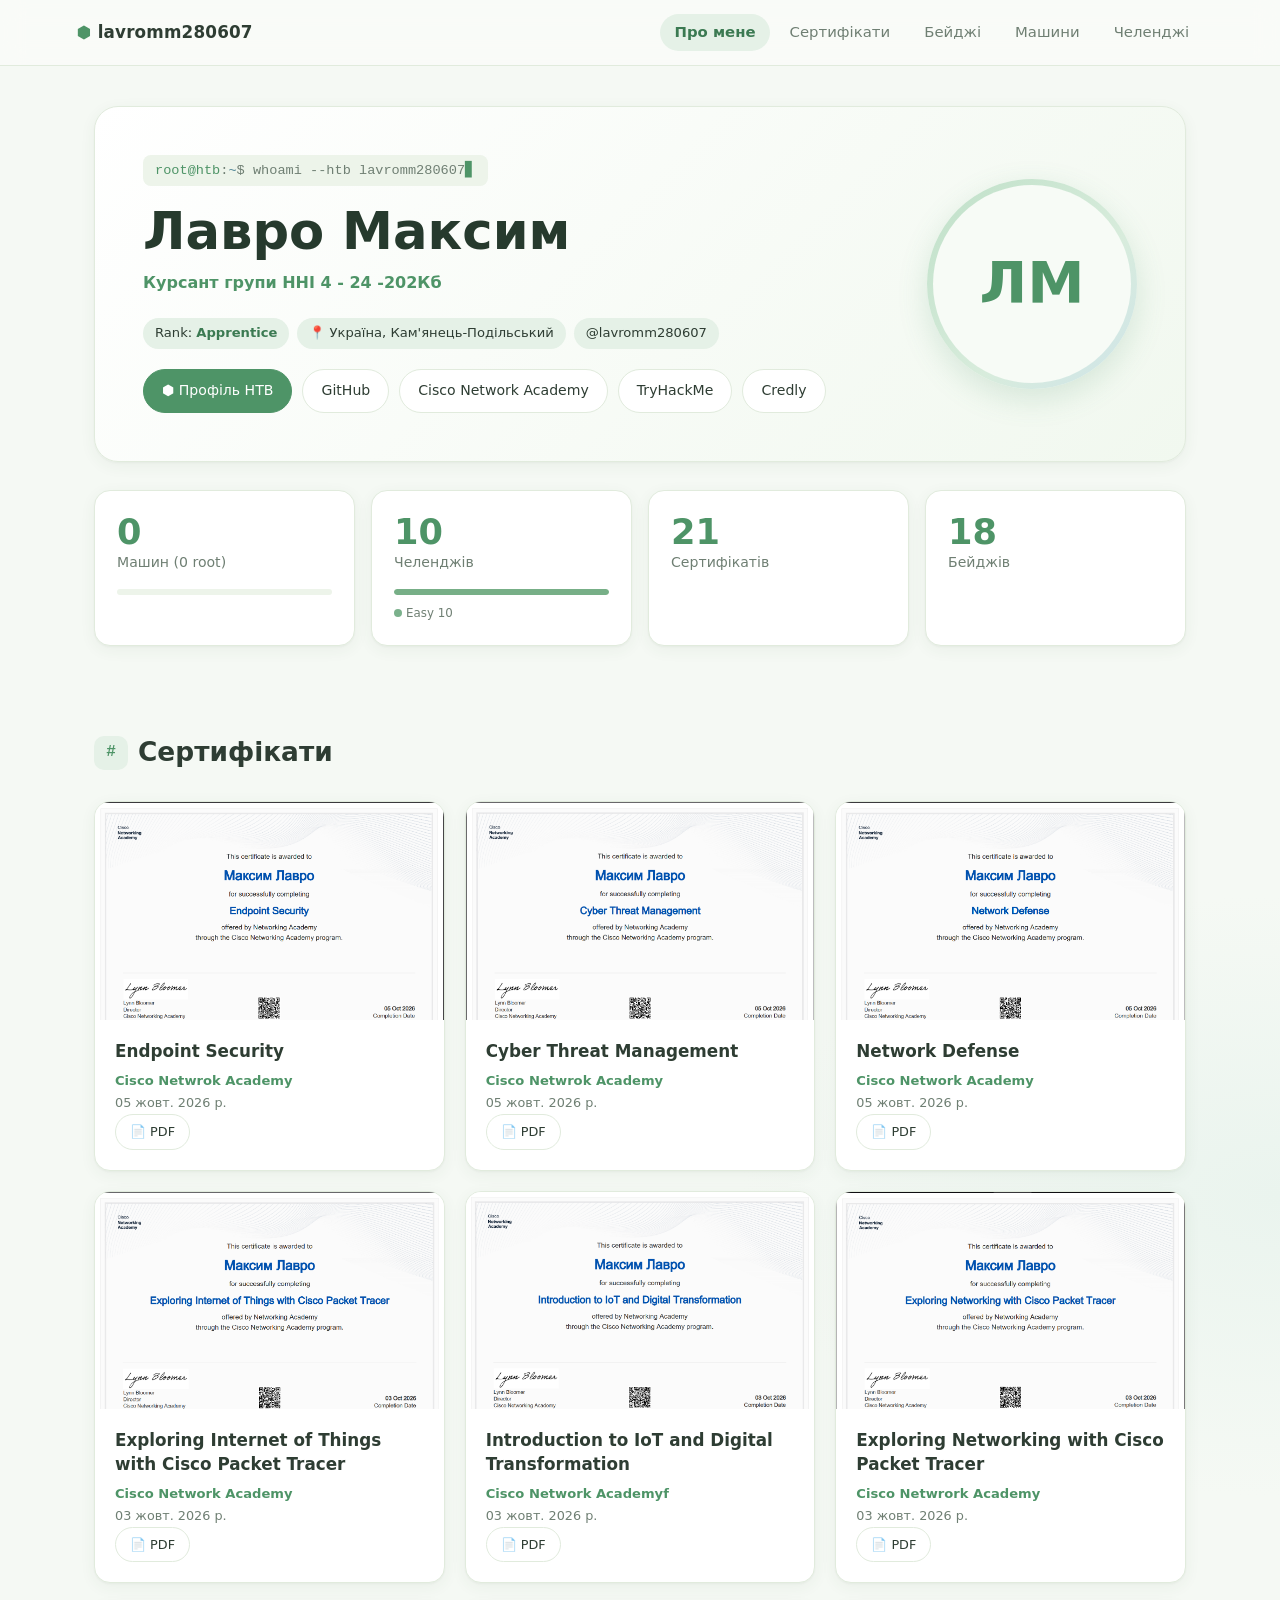
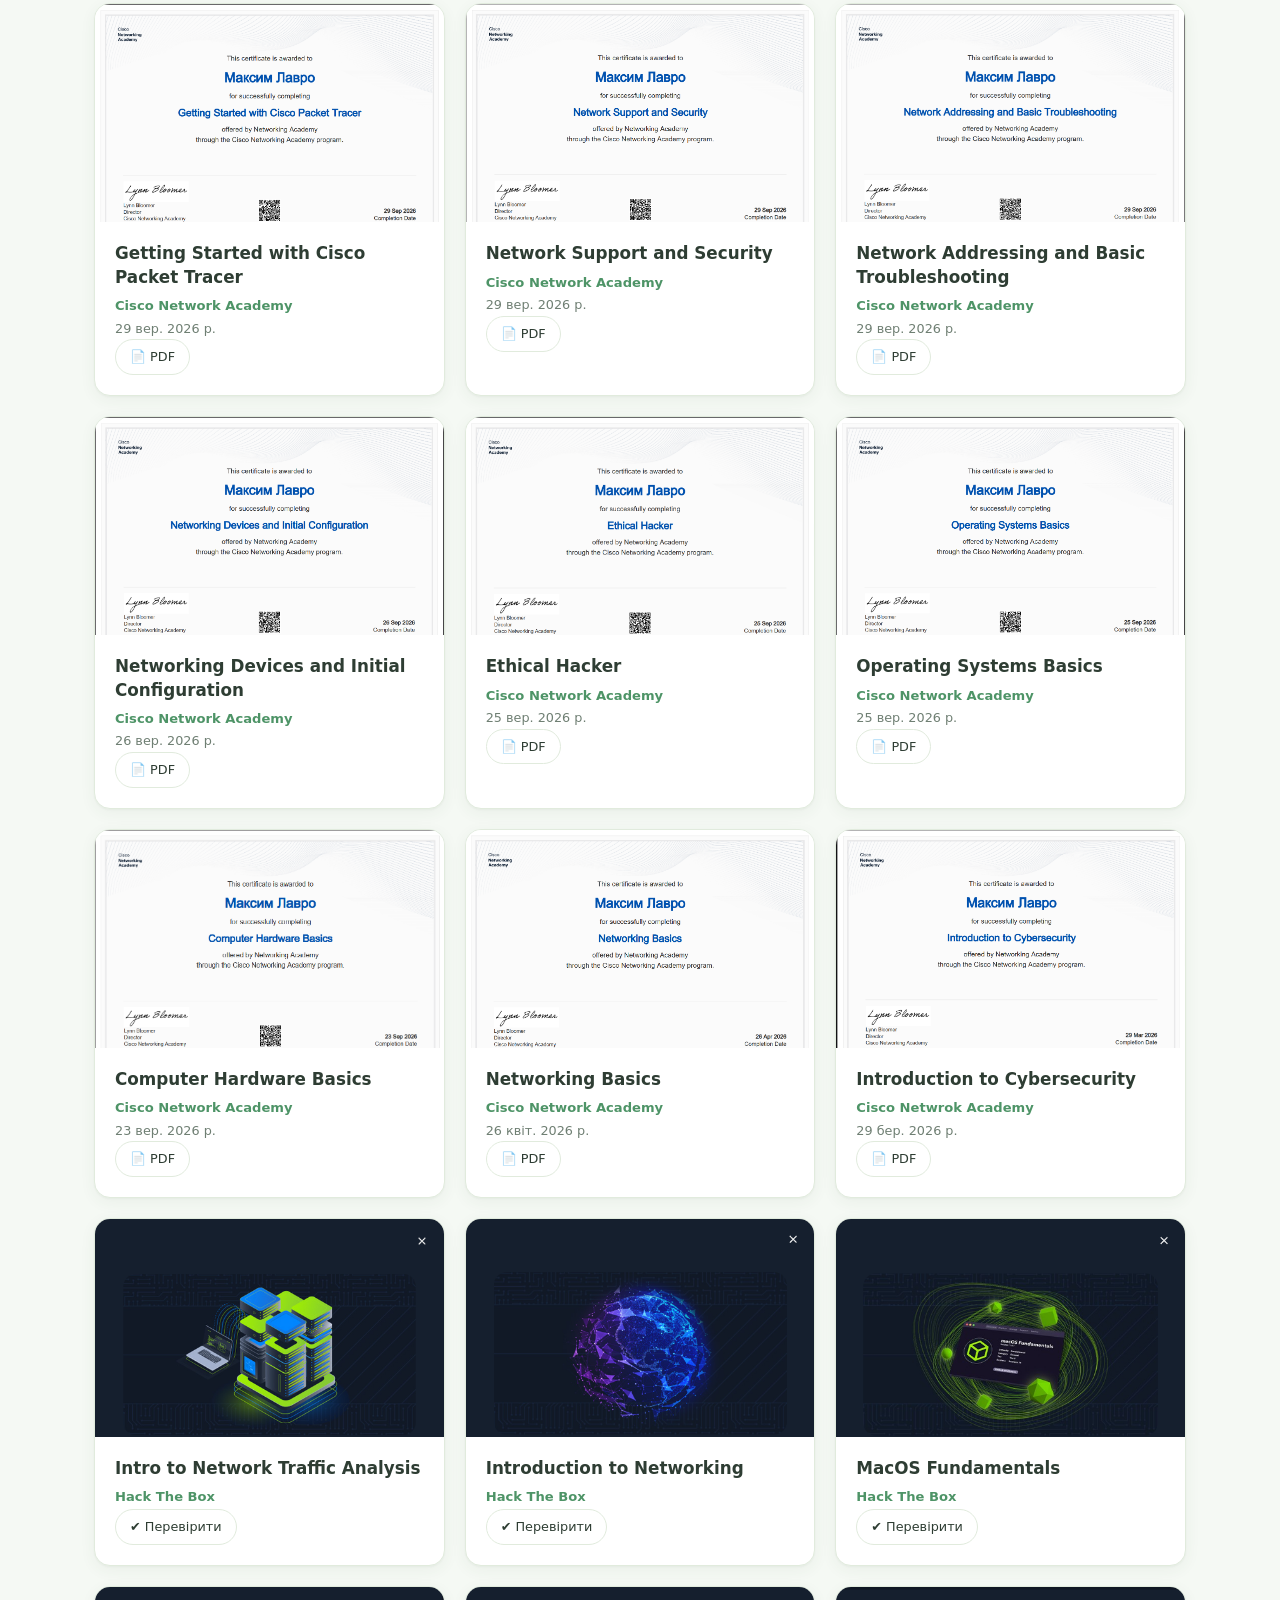
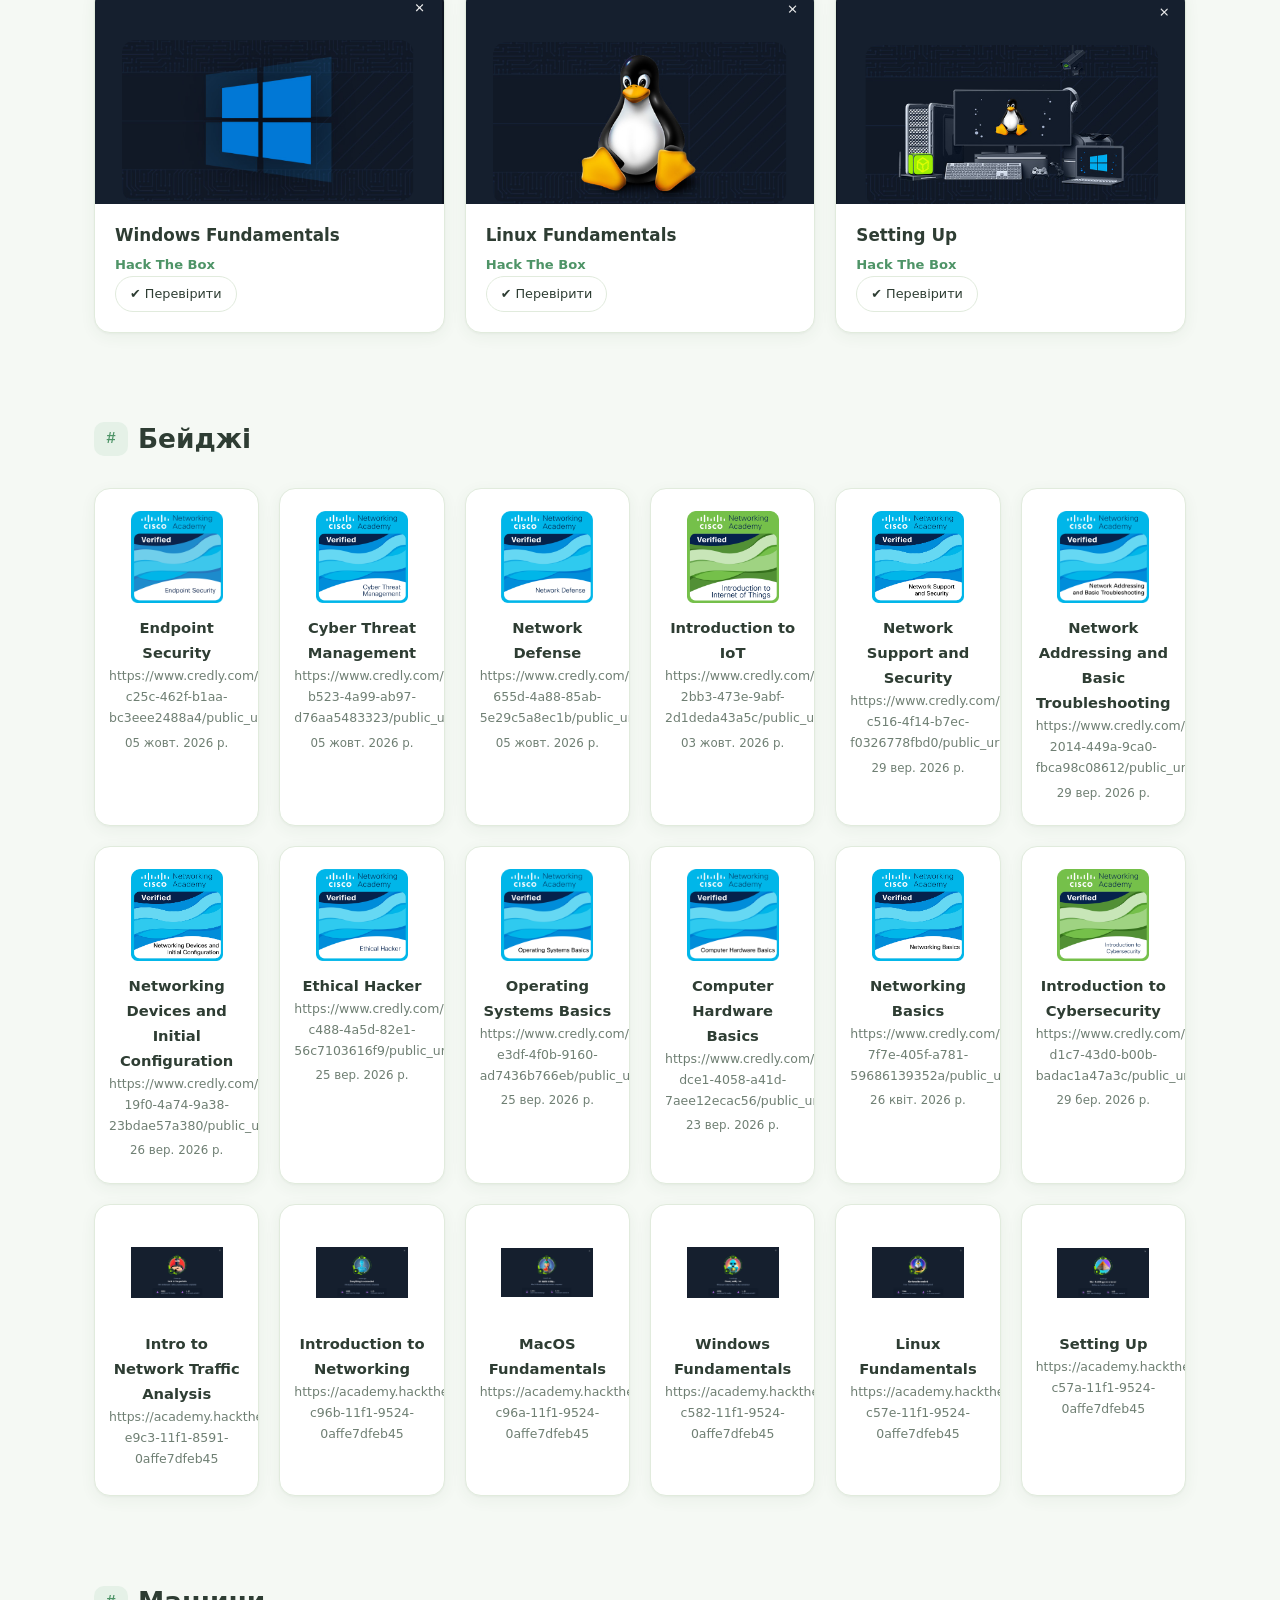
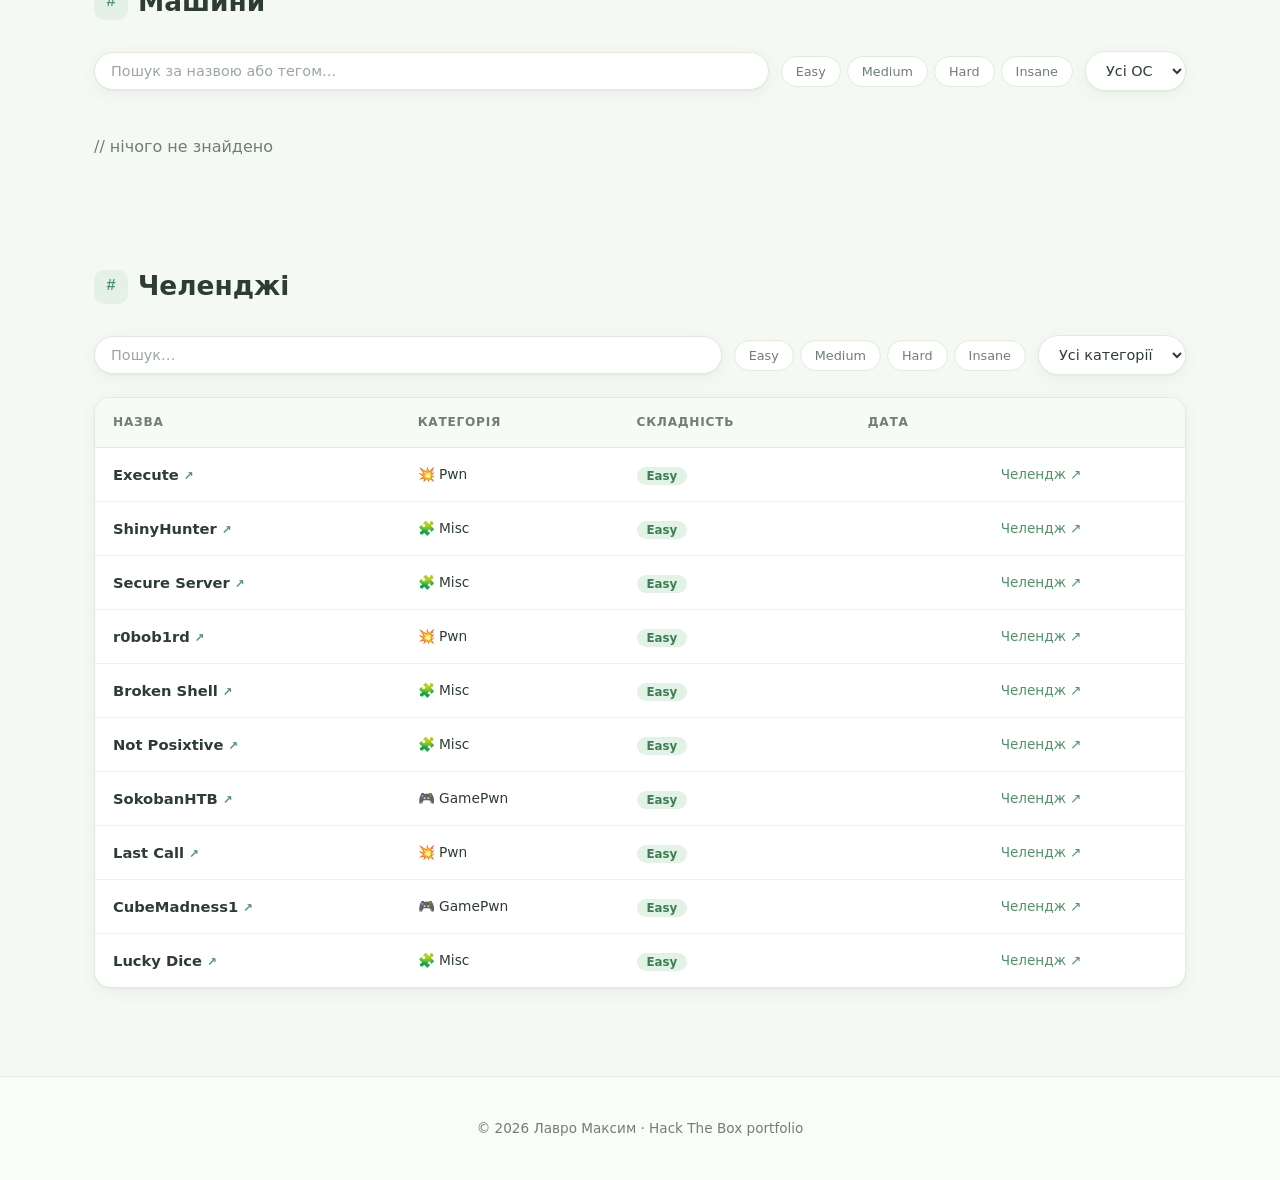
<file: index.html>
<!DOCTYPE html>
<html lang="uk">
<head>
  <meta charset="UTF-8" />
  <meta name="viewport" content="width=device-width, initial-scale=1.0" />
  <title>Портфоліо · Hack The Box</title>
  <meta name="description" content="Сертифікати, бейджі, машини та челенджі Hack The Box" />
  <link rel="stylesheet" href="style.css?v=3" />
  <link rel="icon" href="data:image/svg+xml,<svg xmlns='http://www.w3.org/2000/svg' viewBox='0 0 100 100'><text y='.9em' font-size='90'>⬢</text></svg>" />
</head>
<body>
  <header class="nav">
    <a class="logo" href="#top"><span class="hex">⬢</span> <span id="nav-nick">portfolio</span></a>
    <button class="burger" id="burger" aria-label="Меню">☰</button>
    <nav id="menu">
      <a href="#about">Про мене</a>
      <a href="#certificates">Сертифікати</a>
      <a href="#badges">Бейджі</a>
      <a href="#machines">Машини</a>
      <a href="#challenges">Челенджі</a>
    </nav>
  </header>

  <main id="top">
    <!-- HERO -->
    <section class="hero" id="about">
      <div class="hero-text">
        <p class="prompt"><span class="accent">root@htb</span>:<span class="blue">~</span>$ <span id="typed"></span><span class="cursor">▋</span></p>
        <h1 id="p-name"></h1>
        <p class="subtitle" id="p-title"></p>
        <p class="about" id="p-about"></p>
        <div class="meta" id="p-meta"></div>
        <div class="links" id="p-links"></div>
      </div>
      <div class="hero-avatar" id="p-avatar"></div>
    </section>

    <!-- STATS -->
    <section class="stats" id="stats"></section>

    <!-- CERTIFICATES -->
    <section id="certificates">
      <h2><span class="accent">#</span> Сертифікати</h2>
      <div class="grid certs" id="certs-grid"></div>
    </section>

    <!-- BADGES -->
    <section id="badges">
      <h2><span class="accent">#</span> Бейджі</h2>
      <div class="grid badges" id="badges-grid"></div>
    </section>

    <!-- MACHINES -->
    <section id="machines">
      <h2><span class="accent">#</span> Машини</h2>
      <div class="toolbar">
        <input type="search" id="m-search" placeholder="Пошук за назвою або тегом…" />
        <div class="chips" id="m-diff"></div>
        <select id="m-os"></select>
      </div>
      <div class="grid machines" id="machines-grid"></div>
    </section>

    <!-- CHALLENGES -->
    <section id="challenges">
      <h2><span class="accent">#</span> Челенджі</h2>
      <div class="toolbar">
        <input type="search" id="c-search" placeholder="Пошук…" />
        <div class="chips" id="c-diff"></div>
        <select id="c-cat"></select>
      </div>
      <div class="table-wrap">
        <table class="ch-table">
          <thead>
            <tr><th>Назва</th><th>Категорія</th><th>Складність</th><th>Дата</th><th></th></tr>
          </thead>
          <tbody id="challenges-body"></tbody>
        </table>
      </div>
    </section>
  </main>

  <footer>
    <p id="footer-text"></p>
  </footer>

  <!-- Lightbox -->
  <div class="lightbox" id="lightbox" hidden>
    <button class="lb-close" id="lb-close" aria-label="Закрити">✕</button>
    <img id="lb-img" alt="" />
    <p id="lb-caption"></p>
  </div>

  <!-- data.js вантажиться без кешу, щоб зміни з адмін-панелі було видно одразу -->
  <script>
    (function () {
      var d = document.createElement("script");
      d.src = "data.js?t=" + Date.now();
      d.onload = d.onerror = function () {
        var s = document.createElement("script");
        s.src = "script.js?v=4";
        document.body.appendChild(s);
      };
      document.body.appendChild(d);
    })();
  </script>
</body>
</html>
</file>
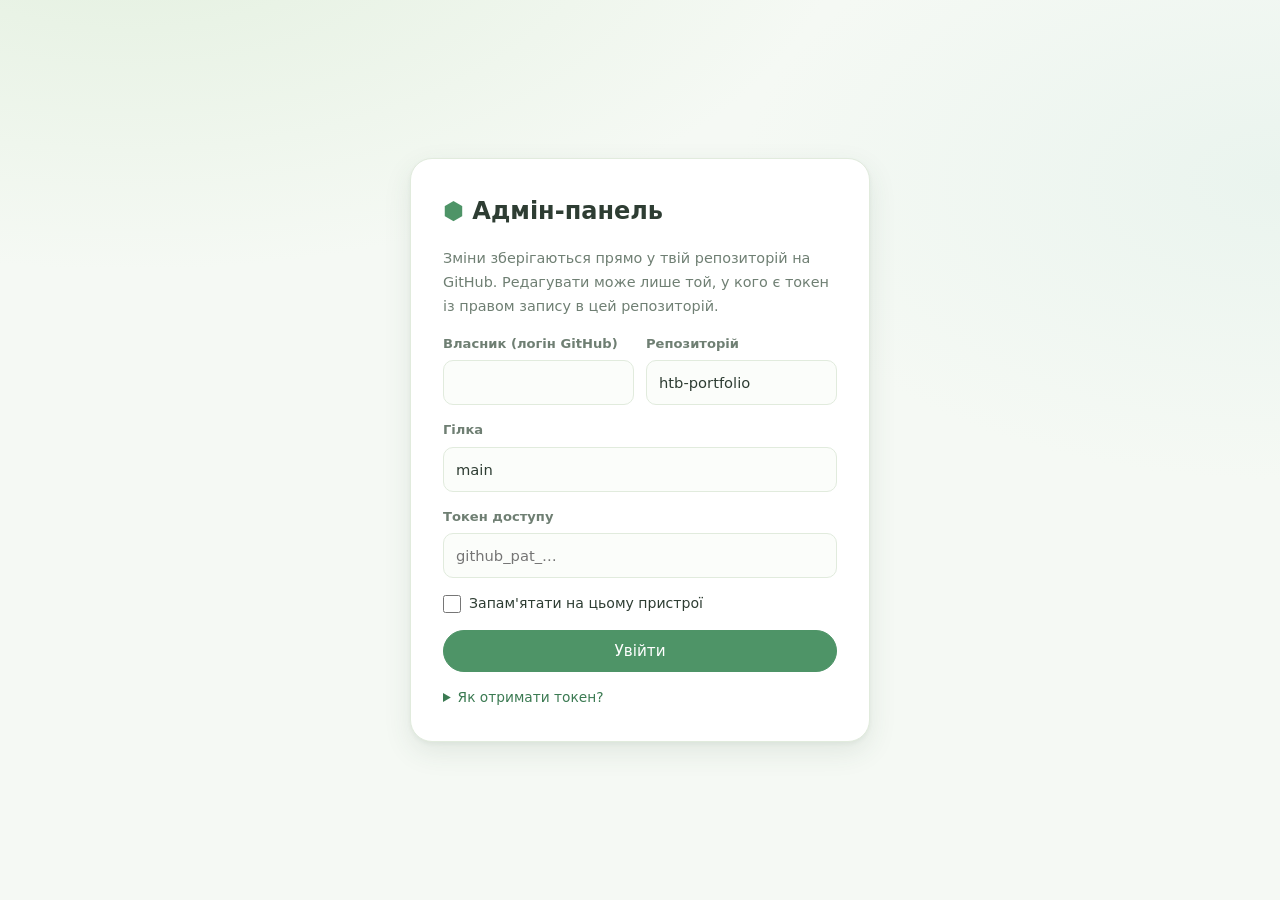
<file: admin.html>
<!DOCTYPE html>
<html lang="uk">
<head>
  <meta charset="UTF-8" />
  <meta name="viewport" content="width=device-width, initial-scale=1.0" />
  <meta name="robots" content="noindex, nofollow" />
  <title>Адмін-панель · Портфоліо</title>
  <link rel="stylesheet" href="style.css?v=2" />
  <link rel="stylesheet" href="admin.css?v=2" />
  <link rel="icon" href="data:image/svg+xml,<svg xmlns='http://www.w3.org/2000/svg' viewBox='0 0 100 100'><text y='.9em' font-size='90'>⚙</text></svg>" />
</head>
<body class="admin">
  <!-- LOGIN -->
  <div class="login-wrap" id="login">
    <form class="login-card" id="login-form" autocomplete="off">
      <h1><span class="hex">⬢</span> Адмін-панель</h1>
      <p class="muted">Зміни зберігаються прямо у твій репозиторій на GitHub. Редагувати може лише той, у кого є токен із правом запису в цей репозиторій.</p>

      <div class="row2">
        <label>Власник (логін GitHub)<input id="l-owner" required /></label>
        <label>Репозиторій<input id="l-repo" required /></label>
      </div>
      <label>Гілка<input id="l-branch" value="main" required /></label>
      <label>Токен доступу
        <input id="l-token" type="password" placeholder="github_pat_…" required />
      </label>
      <label class="check"><input type="checkbox" id="l-remember" /> Запам'ятати на цьому пристрої</label>

      <button class="btn primary wide" type="submit">Увійти</button>
      <p class="error" id="l-error" hidden></p>

      <details class="help">
        <summary>Як отримати токен?</summary>
        <ol>
          <li>Відкрий <a href="https://github.com/settings/personal-access-tokens/new" target="_blank" rel="noopener">GitHub → Fine-grained token</a>.</li>
          <li><b>Repository access</b> → <i>Only select repositories</i> → обери репозиторій сайту.</li>
          <li><b>Permissions → Repository → Contents</b>: <i>Read and write</i>.</li>
          <li>Згенеруй токен і встав його сюди. Нікому його не показуй.</li>
        </ol>
      </details>
      <button type="button" class="link-btn" id="offline-btn">Працювати без GitHub (лише завантажити data.js)</button>
    </form>
  </div>

  <!-- EDITOR -->
  <div class="editor" id="editor" hidden>
    <header class="topbar">
      <div class="tb-left">
        <span class="logo"><span class="hex">⬢</span> Адмін-панель</span>
        <span class="repo-pill" id="repo-pill"></span>
        <span class="dirty-dot" id="dirty" hidden>● незбережені зміни</span>
      </div>
      <div class="tb-right">
        <a class="btn" href="./" target="_blank" rel="noopener">Відкрити сайт ↗</a>
        <button class="btn" id="download-btn" title="Завантажити data.js на комп'ютер">⬇ data.js</button>
        <button class="btn" id="deploy-btn" hidden title="Завантажити всі файли сайту з цього комп'ютера в репозиторій">⇪ Опублікувати весь сайт</button>
        <button class="btn primary" id="save-btn">💾 Зберегти</button>
        <button class="btn" id="logout-btn" title="Вийти">⎋</button>
      </div>
    </header>

    <div class="layout">
      <aside class="side" id="tabs"></aside>
      <main class="panel" id="panel"></main>
    </div>
  </div>

  <div class="toast" id="toast" hidden></div>

  <script src="admin.js?v=3"></script>
</body>
</html>
</file>
<file: style.css>
/* =========================================================
   М'яка світла тема: біло-зелені пастельні тони
   Усі кольори — у змінних нижче, їх легко підправити.
   ========================================================= */
:root {
  --bg: #f5f9f4;
  --bg2: #edf4ea;
  --card: #ffffff;
  --card-hover: #fcfefb;
  --border: #e1ebdd;
  --text: #2e3d33;
  --muted: #6f7f73;
  --accent: #4e9467;          /* шавлієво-зелений */
  --accent-strong: #3b7a52;
  --accent-soft: #e5f1e7;
  --blue: #4f8697;
  --blue-soft: #e4eff2;
  --easy: #5a9e6f;
  --medium: #c48a3f;
  --hard: #c0636b;
  --insane: #8a6fb0;
  --radius: 16px;
  --shadow: 0 1px 2px rgba(46, 80, 56, .04), 0 4px 16px rgba(46, 80, 56, .06);
  --shadow-hover: 0 2px 4px rgba(46, 80, 56, .05), 0 10px 28px rgba(46, 80, 56, .10);
  --mono: "JetBrains Mono", "Fira Code", Consolas, "Courier New", monospace;
  --sans: "Segoe UI", system-ui, -apple-system, Roboto, sans-serif;
}

* { box-sizing: border-box; margin: 0; padding: 0; }
html { scroll-behavior: smooth; scroll-padding-top: 76px; }
body {
  font-family: var(--sans);
  background:
    radial-gradient(1200px 600px at 10% -10%, #e3f0df 0%, transparent 60%),
    radial-gradient(900px 500px at 100% 20%, #eaf4ee 0%, transparent 60%),
    var(--bg);
  color: var(--text);
  line-height: 1.7;
  min-height: 100vh;
  -webkit-font-smoothing: antialiased;
}
a { color: var(--accent); text-decoration: none; }
a:hover { color: var(--accent-strong); }
.accent { color: var(--accent); }
.blue { color: var(--blue); }
::selection { background: #cfe6d4; }

/* NAV */
.nav {
  position: sticky; top: 0; z-index: 50;
  display: flex; align-items: center; justify-content: space-between;
  padding: 14px 6vw;
  background: rgba(250, 252, 249, 0.82);
  backdrop-filter: blur(12px);
  border-bottom: 1px solid var(--border);
}
.logo { font-weight: 700; color: var(--text); font-size: 1.05rem; letter-spacing: .01em; }
.logo:hover { color: var(--text); }
.hex { color: var(--accent); }
.nav nav { display: flex; gap: 6px; }
.nav nav a {
  color: var(--muted); font-size: 0.93rem;
  padding: 6px 14px; border-radius: 999px; transition: all .2s;
}
.nav nav a:hover { color: var(--accent-strong); background: var(--accent-soft); }
.nav nav a.active { color: var(--accent-strong); background: var(--accent-soft); font-weight: 600; }
.burger { display: none; background: none; border: none; color: var(--text); font-size: 1.5rem; cursor: pointer; }

main { max-width: 1140px; margin: 0 auto; padding: 0 24px; }
section { padding: 60px 0 24px; }
h2 {
  font-size: 1.65rem; font-weight: 700; margin-bottom: 26px;
  display: flex; align-items: center; gap: 10px;
}
h2 .accent {
  display: inline-grid; place-items: center;
  width: 34px; height: 34px; border-radius: 10px;
  background: var(--accent-soft); font-size: 1rem; font-family: var(--mono);
}

/* HERO */
.hero {
  display: flex; align-items: center; gap: 48px;
  margin-top: 40px; padding: 48px;
  background: linear-gradient(135deg, #ffffff 0%, #f1f8ef 100%);
  border: 1px solid var(--border); border-radius: 24px;
  box-shadow: var(--shadow);
}
.hero-text { flex: 1; }
.prompt {
  display: inline-block;
  font-family: var(--mono); color: var(--muted); font-size: .85rem;
  background: var(--bg2); padding: 4px 12px; border-radius: 8px; margin-bottom: 16px;
}
.cursor { color: var(--accent); animation: blink 1.1s steps(1) infinite; }
@keyframes blink { 50% { opacity: 0; } }
.hero h1 { font-size: clamp(2.1rem, 5vw, 3.2rem); line-height: 1.15; font-weight: 700; color: #263a2d; }
.subtitle { color: var(--accent); font-weight: 600; margin: 8px 0 16px; }
.about { color: var(--muted); max-width: 620px; }
.meta { display: flex; flex-wrap: wrap; gap: 8px; margin: 22px 0 20px; }
.pill {
  font-size: .82rem; padding: 4px 12px; border-radius: 999px;
  background: var(--accent-soft); color: var(--text);
}
.pill b { color: var(--accent-strong); font-weight: 600; }
.links { display: flex; flex-wrap: wrap; gap: 10px; }
.btn {
  display: inline-flex; align-items: center; gap: 6px;
  padding: 9px 18px; border-radius: 999px;
  border: 1px solid var(--border); background: var(--card); color: var(--text);
  font-size: .88rem; font-weight: 500; transition: all .2s;
}
.btn:hover { border-color: var(--accent); color: var(--accent-strong); background: var(--accent-soft); }
.btn.primary { background: var(--accent); border-color: var(--accent); color: #fff; }
.btn.primary:hover { background: var(--accent-strong); color: #fff; }
.hero-avatar {
  width: 210px; height: 210px; flex-shrink: 0; border-radius: 50%;
  background: linear-gradient(135deg, #bfe0c8, #d8ecdc 60%, #cfe4ea);
  display: grid; place-items: center; padding: 6px;
  box-shadow: 0 10px 30px rgba(78, 148, 103, .18);
}
.hero-avatar > * {
  width: 100%; height: 100%; object-fit: cover; border-radius: 50%;
  background: #f7fbf6; display: grid; place-items: center;
  font-size: 3.6rem; font-weight: 700; color: var(--accent);
}

/* STATS */
.stats { display: grid; grid-template-columns: repeat(4, 1fr); gap: 16px; padding-top: 28px; }
.stat {
  background: var(--card); border: 1px solid var(--border);
  border-radius: var(--radius); padding: 22px; box-shadow: var(--shadow);
}
.stat .num { font-size: 2.2rem; font-weight: 700; color: var(--accent); line-height: 1.1; }
.stat .lbl { color: var(--muted); font-size: .88rem; }
.diffbar { display: flex; height: 6px; border-radius: 3px; overflow: hidden; margin-top: 14px; background: var(--bg2); gap: 2px; }
.diffbar span { display: block; height: 100%; border-radius: 3px; opacity: .8; }
.diff-legend { display: flex; flex-wrap: wrap; gap: 4px 10px; margin-top: 8px; font-size: .74rem; color: var(--muted); }
.diff-legend i { display: inline-block; width: 8px; height: 8px; border-radius: 50%; margin-right: 4px; opacity: .8; }

/* GRID & CARDS */
.grid { display: grid; gap: 20px; }
.grid.certs { grid-template-columns: repeat(auto-fill, minmax(320px, 1fr)); }
.grid.badges { grid-template-columns: repeat(auto-fill, minmax(150px, 1fr)); }
.grid.machines { grid-template-columns: repeat(auto-fill, minmax(260px, 1fr)); }
.card {
  background: var(--card); border: 1px solid var(--border);
  border-radius: var(--radius); overflow: hidden; box-shadow: var(--shadow);
  transition: transform .25s ease, box-shadow .25s ease, border-color .25s ease;
}
.card:hover { transform: translateY(-3px); box-shadow: var(--shadow-hover); border-color: #cfe2cf; }
.empty { color: var(--muted); padding: 20px 0; }

/* cert */
.cert-img {
  aspect-ratio: 16 / 10; background: linear-gradient(135deg, #f0f7ee, #e6f1e9);
  display: grid; place-items: center; cursor: zoom-in; overflow: hidden;
}
.cert-img img { width: 100%; height: 100%; object-fit: cover; transition: transform .4s ease; }
.card:hover .cert-img img { transform: scale(1.03); }
.cert-img.ph { cursor: default; }
.ph-icon { font-size: 2.8rem; opacity: .55; }
.cert-body { padding: 20px; }
.cert-body h3 { font-size: 1.05rem; font-weight: 600; margin-bottom: 6px; line-height: 1.4; }
.cert-body .issuer { font-size: .82rem; font-weight: 600; color: var(--accent); }
.cert-body .date { font-size: .8rem; color: var(--muted); }
.cert-body p.desc { color: var(--muted); font-size: .9rem; margin: 10px 0 14px; }
.card-actions { display: flex; gap: 8px; flex-wrap: wrap; }
.card-actions .btn { padding: 6px 14px; font-size: .8rem; }

/* badge */
.badge-card { padding: 22px 14px; text-align: center; }
.badge-img { width: 92px; height: 92px; margin: 0 auto 12px; display: grid; place-items: center; }
.badge-img img { max-width: 100%; max-height: 100%; object-fit: contain; }
.badge-img.ph {
  border-radius: 50%;
  background: linear-gradient(135deg, #dcefe0, #e8f3ec);
  font-size: 2.2rem;
}
.badge-card h4 { font-size: .92rem; font-weight: 600; }
.badge-card .desc { font-size: .78rem; color: var(--muted); }
.badge-card .date { font-size: .74rem; color: var(--muted); margin-top: 4px; }

/* machine */
.machine { padding: 20px; display: flex; flex-direction: column; gap: 14px; }
.m-head { display: flex; gap: 14px; align-items: center; }
.m-avatar {
  width: 54px; height: 54px; flex-shrink: 0; border-radius: 14px;
  background: var(--bg2); display: grid; place-items: center; overflow: hidden;
  font-size: 1.5rem;
}
.m-avatar img { width: 100%; height: 100%; object-fit: cover; }
.m-head h3 { font-size: 1.05rem; font-weight: 600; }
.m-sub { display: flex; gap: 8px; align-items: center; font-size: .8rem; color: var(--muted); }
.diff { font-size: .74rem; font-weight: 600; padding: 2px 10px; border-radius: 999px; }
.diff.easy { color: #3f7d53; background: #e3f2e7; }
.diff.medium { color: #9a6a2b; background: #f8eedd; }
.diff.hard { color: #a24a52; background: #f7e4e5; }
.diff.insane { color: #6d5596; background: #ece6f5; }
.tags { display: flex; flex-wrap: wrap; gap: 6px; }
.tag { font-size: .72rem; color: var(--blue); background: var(--blue-soft); padding: 2px 9px; border-radius: 999px; }
.flags { display: flex; gap: 8px; font-size: .78rem; }
.flag { padding: 3px 12px; border-radius: 999px; background: var(--bg2); color: var(--muted); }
.flag.got { background: var(--accent-soft); color: var(--accent-strong); font-weight: 600; }
.m-foot {
  display: flex; justify-content: space-between; align-items: center; margin-top: auto;
  padding-top: 12px; border-top: 1px dashed var(--border); font-size: .8rem; color: var(--muted);
}

/* toolbar */
.toolbar { display: flex; flex-wrap: wrap; gap: 12px; margin-bottom: 22px; align-items: center; }
.toolbar input, .toolbar select {
  background: var(--card); border: 1px solid var(--border); color: var(--text);
  padding: 10px 16px; border-radius: 999px; font-size: .9rem; font-family: inherit;
  box-shadow: var(--shadow); transition: border-color .2s, box-shadow .2s;
}
.toolbar input { flex: 1; min-width: 220px; }
.toolbar input::placeholder { color: #9aa89d; }
.toolbar input:focus, .toolbar select:focus {
  outline: none; border-color: #a9d1b3; box-shadow: 0 0 0 4px rgba(78, 148, 103, .12);
}
.chips { display: flex; gap: 6px; flex-wrap: wrap; }
.chip {
  background: var(--card); border: 1px solid var(--border); color: var(--muted);
  padding: 7px 14px; border-radius: 999px; cursor: pointer;
  font-family: inherit; font-size: .8rem; transition: all .2s;
}
.chip:hover { color: var(--accent-strong); border-color: #c4dfca; }
.chip.on { border-color: var(--accent); color: #fff; background: var(--accent); }

/* table */
.table-wrap {
  overflow-x: auto; background: var(--card);
  border: 1px solid var(--border); border-radius: var(--radius); box-shadow: var(--shadow);
}
.ch-table { width: 100%; border-collapse: collapse; font-size: .92rem; }
.ch-table th {
  text-align: left; font-size: .76rem; font-weight: 600;
  color: var(--muted); text-transform: uppercase; letter-spacing: .06em;
  padding: 14px 18px; background: #f7fbf6; border-bottom: 1px solid var(--border);
}
.ch-table td { padding: 14px 18px; border-bottom: 1px solid #edf3ea; }
.ch-table tr:last-child td { border-bottom: none; }
.ch-table tbody tr { transition: background .15s; }
.ch-table tbody tr:hover { background: #f6faf5; }
.ch-name { font-weight: 600; }
.ch-link { color: var(--text); }
.ch-link .ext { color: var(--accent); font-size: .8em; }
.ch-link:hover { color: var(--accent-strong); }
.ch-links { white-space: nowrap; font-size: .85rem; }
.ch-cat { font-size: .86rem; }
.ch-date { font-size: .84rem; color: var(--muted); white-space: nowrap; }

/* lightbox */
.lightbox {
  position: fixed; inset: 0; z-index: 100;
  background: rgba(238, 245, 236, .92); backdrop-filter: blur(6px);
  display: flex; flex-direction: column;
  align-items: center; justify-content: center; padding: 40px; cursor: zoom-out;
}
.lightbox[hidden] { display: none; }
.lightbox img { max-width: 92vw; max-height: 82vh; border-radius: 14px; box-shadow: 0 20px 60px rgba(46, 80, 56, .25); }
.lightbox p { margin-top: 16px; color: var(--text); font-weight: 500; }
.lb-close {
  position: absolute; top: 18px; right: 24px; width: 40px; height: 40px; border-radius: 50%;
  background: #fff; border: 1px solid var(--border); color: var(--text); font-size: 1.1rem; cursor: pointer;
  box-shadow: var(--shadow);
}

footer {
  text-align: center; padding: 40px 24px; color: var(--muted); font-size: .85rem;
  border-top: 1px solid var(--border); margin-top: 64px; background: rgba(255, 255, 255, .5);
}

/* reveal */
.reveal { opacity: 0; transform: translateY(12px); transition: opacity .6s ease, transform .6s ease; }
.reveal.shown { opacity: 1; transform: none; }
@media (prefers-reduced-motion: reduce) {
  * { transition: none !important; animation: none !important; }
  .reveal { opacity: 1; transform: none; }
  html { scroll-behavior: auto; }
}

/* responsive */
@media (max-width: 860px) {
  .hero { flex-direction: column-reverse; text-align: center; gap: 26px; padding: 32px 22px; margin-top: 24px; }
  .about { margin: 0 auto; }
  .meta, .links { justify-content: center; }
  .hero-avatar { width: 150px; height: 150px; }
  .stats { grid-template-columns: repeat(2, 1fr); }
  .burger { display: block; }
  .nav nav {
    display: none; position: absolute; top: 100%; left: 0; right: 0;
    flex-direction: column; gap: 0; background: #fbfdfa; border-bottom: 1px solid var(--border);
    box-shadow: var(--shadow);
  }
  .nav nav.open { display: flex; }
  .nav nav a { padding: 14px 6vw; border-radius: 0; border-top: 1px solid var(--border); }
}
@media (max-width: 480px) {
  .grid.certs { grid-template-columns: 1fr; }
  .ch-table th:nth-child(4), .ch-table td:nth-child(4) { display: none; }
}
</file>
<file: admin.css>
/* Адмін-панель — використовує змінні та .btn з style.css */
body.admin { min-height: 100vh; }
.admin [hidden] { display: none !important; }
.muted { color: var(--muted); font-size: .9rem; }
.error { color: var(--hard); background: #f7e4e5; padding: 8px 12px; border-radius: 10px; font-size: .88rem; }

/* login */
.login-wrap { min-height: 100vh; display: grid; place-items: center; padding: 24px; }
.login-card {
  width: 100%; max-width: 460px; background: var(--card);
  border: 1px solid var(--border); border-radius: 22px; box-shadow: var(--shadow-hover);
  padding: 32px; display: flex; flex-direction: column; gap: 14px;
}
.login-card h1 { font-size: 1.5rem; }
.row2 { display: grid; grid-template-columns: 1fr 1fr; gap: 12px; }
.wide { justify-content: center; width: 100%; padding: 11px; font-size: .95rem; }
.help { font-size: .86rem; color: var(--muted); }
.help summary { cursor: pointer; color: var(--accent-strong); font-weight: 500; }
.help ol { margin: 8px 0 0 18px; display: grid; gap: 4px; }
.link-btn { background: none; border: none; color: var(--muted); font-size: .82rem; cursor: pointer; text-decoration: underline; font-family: inherit; }
.link-btn:hover { color: var(--accent-strong); }

/* inputs */
.admin label { display: flex; flex-direction: column; gap: 5px; font-size: .82rem; font-weight: 600; color: var(--muted); }
.admin label.check { flex-direction: row; align-items: center; gap: 8px; font-weight: 500; color: var(--text); font-size: .88rem; }
.admin input:not([type=checkbox]):not([type=file]), .admin textarea, .admin select {
  font: inherit; font-size: .92rem; font-weight: 400; color: var(--text);
  background: #fbfdfa; border: 1px solid var(--border); border-radius: 10px; padding: 9px 12px;
  transition: border-color .2s, box-shadow .2s; width: 100%;
}
.admin textarea { min-height: 90px; resize: vertical; line-height: 1.55; }
.admin input:focus, .admin textarea:focus, .admin select:focus {
  outline: none; border-color: #a9d1b3; box-shadow: 0 0 0 4px rgba(78, 148, 103, .12); background: #fff;
}
.admin input[type=checkbox] { width: 18px; height: 18px; accent-color: var(--accent); }

/* topbar */
.topbar {
  position: sticky; top: 0; z-index: 40;
  display: flex; justify-content: space-between; align-items: center; flex-wrap: wrap; gap: 10px;
  padding: 12px 24px; background: rgba(250, 252, 249, .9); backdrop-filter: blur(12px);
  border-bottom: 1px solid var(--border);
}
.tb-left, .tb-right { display: flex; align-items: center; gap: 10px; flex-wrap: wrap; }
.tb-right .btn { padding: 7px 14px; font-size: .84rem; }
.repo-pill { font-size: .78rem; background: var(--accent-soft); color: var(--accent-strong); padding: 3px 10px; border-radius: 999px; font-family: var(--mono); }
.dirty-dot { font-size: .8rem; color: var(--medium); font-weight: 600; }
button.btn { cursor: pointer; font-family: inherit; }
button.btn:disabled { opacity: .55; cursor: wait; }

/* layout */
.layout { display: grid; grid-template-columns: 220px 1fr; gap: 24px; max-width: 1180px; margin: 0 auto; padding: 24px; }
.side { display: flex; flex-direction: column; gap: 4px; position: sticky; top: 80px; align-self: start; }
.side button {
  display: flex; justify-content: space-between; align-items: center;
  background: none; border: none; text-align: left; font: inherit; font-size: .93rem;
  padding: 10px 14px; border-radius: 12px; color: var(--muted); cursor: pointer; transition: all .15s;
}
.side button:hover { background: var(--accent-soft); color: var(--accent-strong); }
.side button.on { background: var(--card); color: var(--accent-strong); font-weight: 600; box-shadow: var(--shadow); }
.side .count { font-size: .75rem; background: var(--bg2); padding: 1px 8px; border-radius: 999px; color: var(--muted); }

.panel-head { display: flex; justify-content: space-between; align-items: center; margin-bottom: 18px; gap: 12px; flex-wrap: wrap; }
.panel-head h2 { margin: 0; }
.panel-note { font-size: .85rem; color: var(--muted); margin: -8px 0 18px; }

/* items */
.item {
  background: var(--card); border: 1px solid var(--border); border-radius: 16px;
  box-shadow: var(--shadow); margin-bottom: 12px; overflow: hidden;
}
.item > summary {
  list-style: none; cursor: pointer; display: flex; align-items: center; gap: 12px;
  padding: 14px 18px; user-select: none;
}
.item > summary::-webkit-details-marker { display: none; }
.item > summary::before { content: "›"; color: var(--muted); font-size: 1.2rem; transition: transform .2s; width: 10px; }
.item[open] > summary::before { transform: rotate(90deg); }
.item[open] > summary { border-bottom: 1px solid var(--border); background: #fafdf9; }
.item .s-thumb { width: 36px; height: 36px; border-radius: 10px; background: var(--bg2); object-fit: cover; flex-shrink: 0; display: grid; place-items: center; font-size: 1rem; }
.item .s-title { font-weight: 600; flex: 1; min-width: 0; overflow: hidden; text-overflow: ellipsis; white-space: nowrap; }
.item .s-date { font-size: .8rem; color: var(--muted); }
.icon-btn {
  background: none; border: 1px solid transparent; border-radius: 8px; padding: 4px 8px;
  cursor: pointer; color: var(--muted); font-size: .95rem;
}
.icon-btn:hover { background: #f7e4e5; color: var(--hard); }

.fields { padding: 18px; display: grid; grid-template-columns: 1fr 1fr; gap: 14px; }
.fields .full { grid-column: 1 / -1; }
.single .fields { padding: 22px; }

/* upload */
.upload { display: flex; gap: 12px; align-items: center; }
.upload .preview {
  width: 72px; height: 72px; border-radius: 12px; background: var(--bg2); flex-shrink: 0;
  display: grid; place-items: center; overflow: hidden; font-size: 1.6rem; border: 1px dashed var(--border);
}
.upload .preview img { width: 100%; height: 100%; object-fit: cover; }
.upload .u-main { flex: 1; display: flex; flex-direction: column; gap: 6px; }
.upload .u-actions { display: flex; gap: 6px; flex-wrap: wrap; }
.upload .u-actions .btn { padding: 5px 12px; font-size: .78rem; }
.upload .pending { font-size: .74rem; color: var(--medium); font-weight: 600; }

/* links editor */
.links-ed { display: flex; flex-direction: column; gap: 8px; }
.link-row { display: grid; grid-template-columns: 1fr 2fr auto; gap: 8px; }

.empty-box { text-align: center; color: var(--muted); padding: 40px; border: 2px dashed var(--border); border-radius: 16px; }

/* toast */
.toast {
  position: fixed; bottom: 24px; left: 50%; transform: translateX(-50%); z-index: 200;
  background: #2e3d33; color: #fff; padding: 12px 20px; border-radius: 12px;
  box-shadow: 0 10px 30px rgba(0,0,0,.18); font-size: .9rem; max-width: 90vw;
}
.toast.err { background: #a24a52; }
.toast a { color: #c9f0d3; }

@media (max-width: 820px) {
  .layout { grid-template-columns: 1fr; padding: 16px; }
  .side { position: static; flex-direction: row; overflow-x: auto; }
  .side button { white-space: nowrap; }
  .fields { grid-template-columns: 1fr; }
  .row2 { grid-template-columns: 1fr; }
  .link-row { grid-template-columns: 1fr; }
}
</file>
